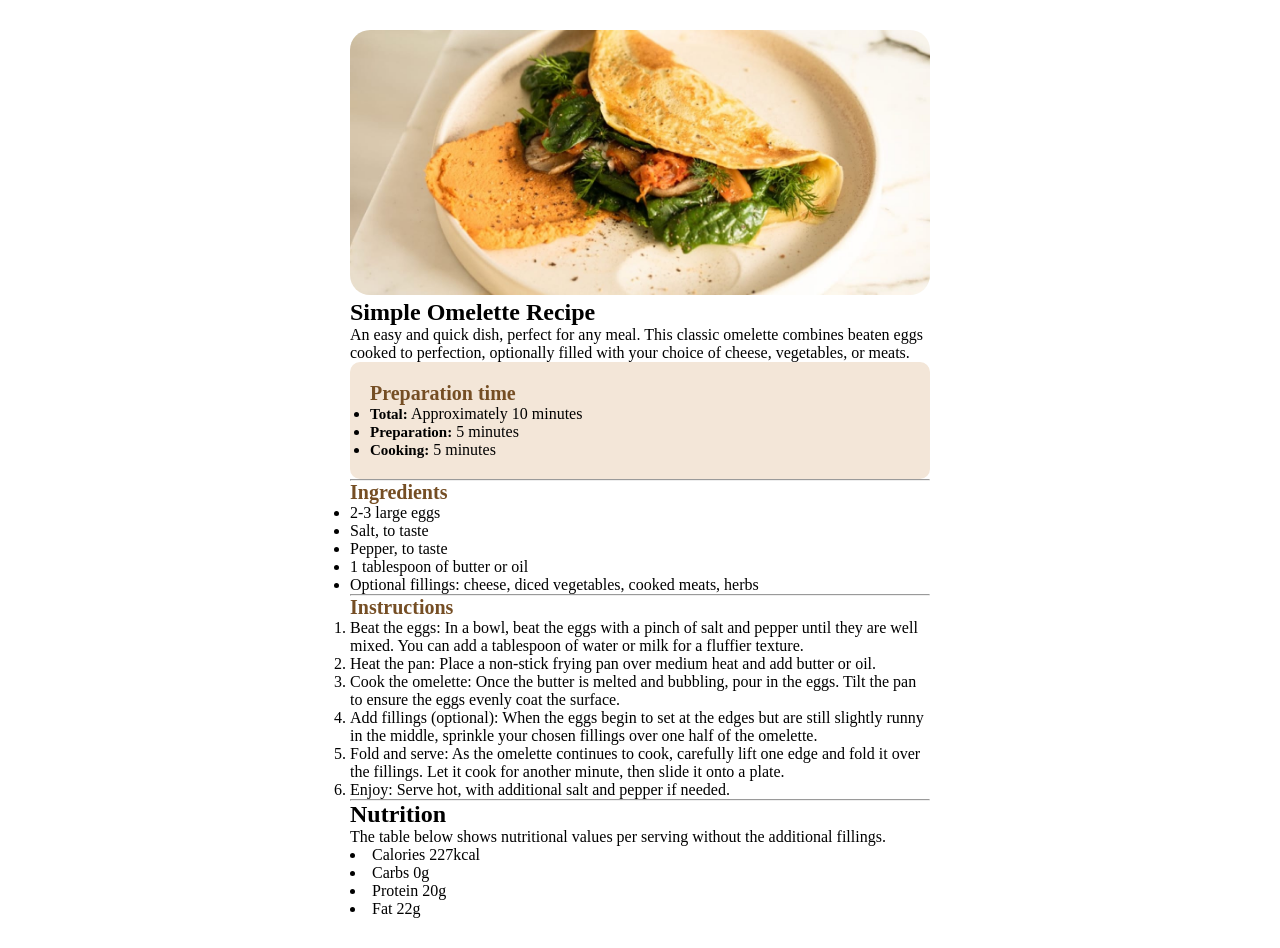
<file: index.html>
<!DOCTYPE html>
<html lang="en">
<head>
  <meta charset="UTF-8">
  <meta name="viewport" content="width=device-width, initial-scale=1.0"> <!-- displays site properly based on user's device -->

  <link rel="icon" type="image/png" sizes="32x32" href="./assets/images/favicon-32x32.png">
  <link rel="stylesheet" href="./style.css">
  
  <title>Omelette Recipe</title>


</head>

<body>
  <section class="wrapper">
    
    <!-- Simple Omelette Header Section-->

  <header class="content">
    <img src="./images/image-omelette.jpeg" alt="image">

    <h1>Simple Omelette Recipe</h1>
      <p>An easy and quick dish, perfect for any meal. This classic omelette combines beaten eggs cooked to perfection, optionally filled with your choice of cheese, vegetables, or meats.
  </p>
  </header>

  <!--preparation time section-->

  <div class="preparation-time">

    <h3>Preparation time</h3>

    <ul>
      <li><span class="total">Total:</span> Approximately 10 minutes</li>
      <li><span class="preparation">Preparation:</span> 5 minutes</li>
      <li><span class="cooking">Cooking:</span> 5 minutes</li>
    </ul>
  </div>
  <hr>

  <!--ingredients section-->

  <div class="ingredients">

    <h2>Ingredients</h2>
    <ul>
      <li><span class="eggs"></span>2-3 large eggs</li>
      <li><span class="salt"></span>Salt, to taste</li>
      <li><span class="pepper"></span>Pepper, to taste</li>
      <li><span class="butter-oil"></span>1 tablespoon of butter or oil</li>
      <li><span class="fillings"></span>Optional fillings: cheese, diced vegetables, cooked meats, herbs</li>

    </ul>

  </div>
  <hr>
    
    <!--instruction section-->

    <div class="instructions">
    
      <h2>Instructions</h2>
      <ol>
        <li><span class="beat the eggs">Beat the eggs:</span> In a bowl, beat the eggs with a pinch of salt and pepper until they are well mixed. You can add a tablespoon of water or milk for a fluffier texture.</li>
        <li><span class="heat the pan">Heat the pan:</span> Place a non-stick frying pan over medium heat and add butter or oil.</li>
        <li><span class="cook the omelette">Cook the omelette:</span> Once the butter is melted and bubbling, pour in the eggs. Tilt the pan to ensure the eggs evenly coat the surface.</li>
        <li><span class="add fillings">Add fillings (optional):</span> When the eggs begin to set at the edges but are still slightly runny in the middle, sprinkle your chosen fillings over one half of the omelette.</li>
        <li><span class="fold and serve">Fold and serve:</span> As the omelette continues to cook, carefully lift one edge and fold it over the fillings. Let it cook for another minute, then slide it onto a plate.</li>
        <li><span class="enjoy">Enjoy:</span> Serve hot, with additional salt and pepper if needed.</li>
      </ol>

    </div>
  

<hr>

  <div class="nutrition">
    <h2>Nutrition</h2>
    <p>The table below shows nutritional values per serving without the additional fillings.</p>
    
    <list>
      <li>Calories 227kcal</li>
      <li>Carbs  0g</li>
      <li>Protein  20g</li>
      <li>Fat  22g</li>
    </list>


  </div>
  
  </section>
  
</body>
</html>
</file>
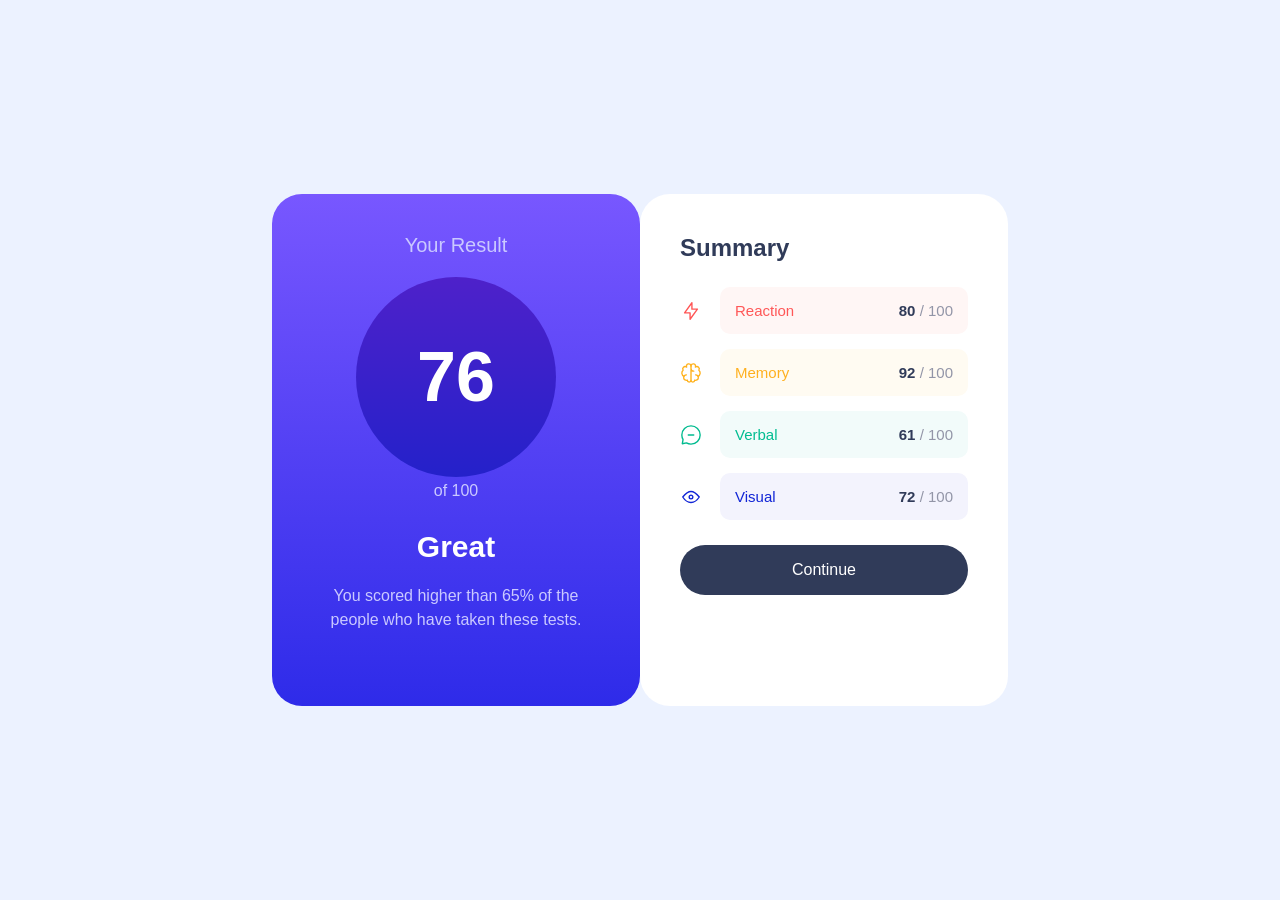
<file: results-summary-component-main/index.html>
<!DOCTYPE html>
<html lang="en">
<head>
  <meta charset="UTF-8">
  <meta name="viewport" content="width=device-width, initial-scale=1.0"> <!-- displays site properly based on user's device -->

  <link rel="icon" type="image/png" sizes="32x32" href="./assets/images/favicon-32x32.png">
  <link rel="stylesheet" href="./index.css">
  
  <title>Results summary</title>

  
</head>
<body>
  <div class="container">
    <p>Your Result</p>
    <h1>76</h1>
    <p>of 100</p>
    <h1>Great</h1>
    <p>You scored higher than 65% of the people who have taken these tests.</p>
  </div>

  <div class="summary">
    <h2>Summary</h2>
    <img src="./assets/images/icon-reaction.svg" alt="Reaction Icon">
    <div class="summary-item reaction">
      <p>Reaction</p>
      <p><span>80</span> / 100</p>
    </div>
    <img src="./assets/images/icon-memory.svg" alt="Memory Icon">
    <div class="summary-item memory">
      <p>Memory</p>
      <p><span>92</span> / 100</p>
    </div>
    <img src="./assets/images/icon-verbal.svg" alt="Verbal Icon">
    <div class="summary-item verbal">
      <p>Verbal</p>
      <p><span>61</span> / 100</p>
    </div>
    <img src="./assets/images/icon-visual.svg" alt="Visual Icon">
    <div class="summary-item visual">
      <p>Visual</p>
      <p><span>72</span> / 100</p>
    </div>

    <button class="continue">Continue</button>

  </div>

</body>
</html>
</file>
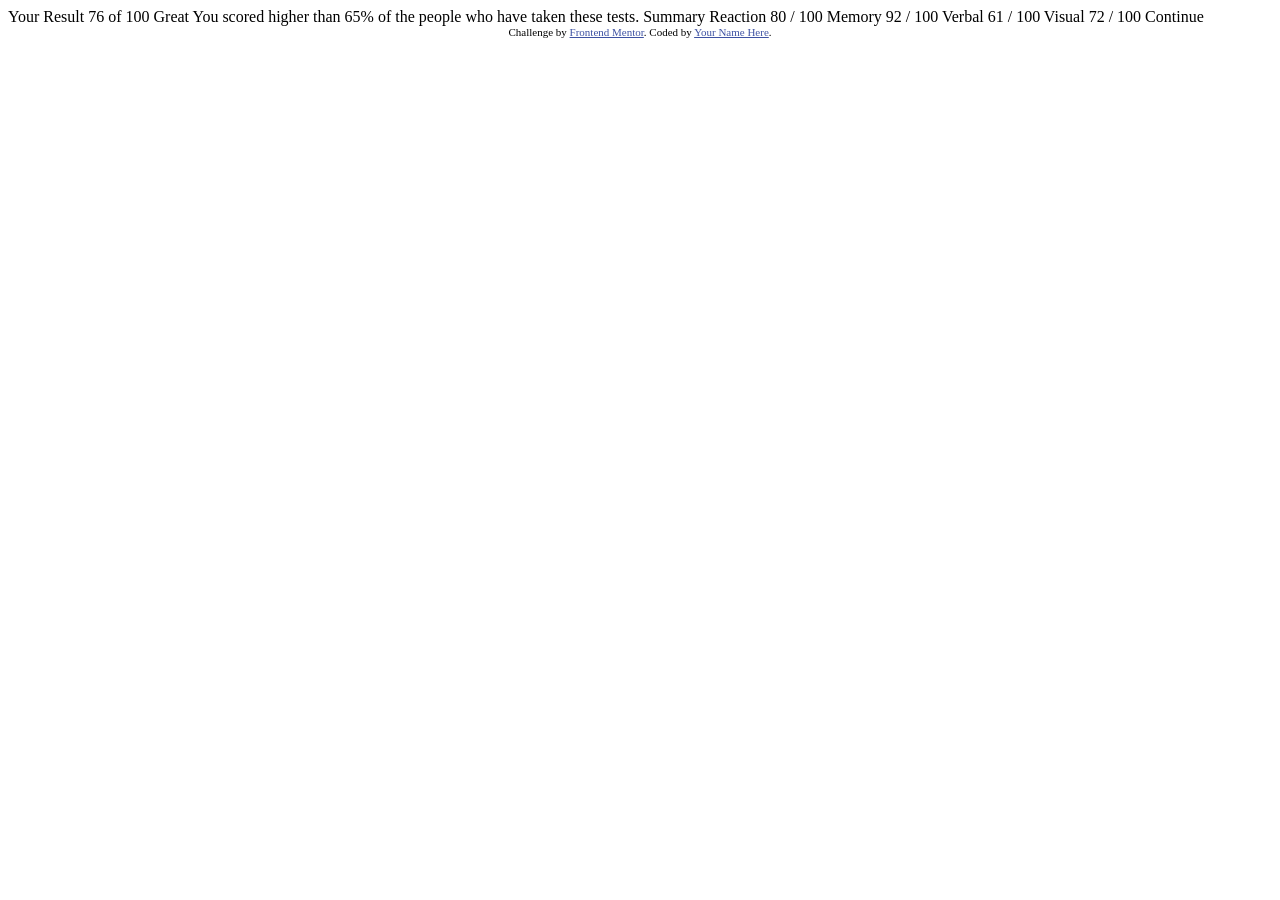
<file: images/results-summary-component-main/index.html>
<!DOCTYPE html>
<html lang="en">
<head>
  <meta charset="UTF-8">
  <meta name="viewport" content="width=device-width, initial-scale=1.0"> <!-- displays site properly based on user's device -->

  <link rel="icon" type="image/png" sizes="32x32" href="./assets/images/favicon-32x32.png">
  
  <title>Frontend Mentor | Results summary component</title>

  <!-- Feel free to remove these styles or customise in your own stylesheet 👍 -->
  <style>
    .attribution { font-size: 0.6875rem; text-align: center; }
    .attribution a { color: hsl(228, 45%, 44%); }
  </style>
</head>
<body>

  Your Result
  76
  of 100

  Great
  You scored higher than 65% of the people who have taken these tests.
  
  Summary

  Reaction
  80 / 100

  Memory
  92 / 100

  Verbal
  61 / 100

  Visual
  72 / 100

  Continue
  
  <footer class="attribution">
    Challenge by <a href="https://www.frontendmentor.io?ref=challenge">Frontend Mentor</a>. 
    Coded by <a href="#">Your Name Here</a>.
  </footer>
</body>
</html>
</file>
<file: style.css>
@import url('https://fonts.goggleapies.com/css2?family=Young-serif+8&display=swap');

@import url('https://fonts.goggleapies.com/css2?family=Young-serif+8&display=swap');


*{
    margin:0;
    padding:0;
    box-sizing:border-box;
}


body{
    background: color #f3e6d8ff;
    display:flex;
    justify-content:center;
    align-items:center;

}

.wrapper{
    background-color:#fff;
    width:50%;
    padding:30px;
}

.content img{
    border-radius:20px;
    width:100%;
    object-fit:cover;
}

.header-content{
    margin:30px 10px;
}

.header-content h1{
    font-family: 'Young-serif 8', sans-serif;
    font-size:50px;
} 

.header-description{
    font-family: 'Young-serif 8', sans-serif;
    font-weight:300px;
    font-size:20px;
}

.preparation-time{
    background-color:hsl(31, 53%, 90%);
    padding:20px;
    border-radius:10px;
}

.preparation-time h3{
    font-family: 'outfit', serif;
    font-size:20px;
    font-weight:700;
   color:rgb(117, 78, 36);
}

 .preparation-time span.total{
    font-size:15px;
    font-weight:  600;
    color:black;
   
}

 .preparation-time span.preparation{
    font-size:15px;
    font-weight:  600;
    color:black;
   
}

.preparation-time span.cooking{
    font-size:15px;
    font-weight:  600;
    color:black;
   
}

.ingredients h2{
    font-family: 'outfit', serif;
    font-size:20px;
    font-weight:700;
   color:rgb(117, 78, 36);

}

.instructions h2{
    font-family: 'outfit', serif;
    font-size:20px;
    font-weight:700;
   color:rgb(117, 78, 36);
}
</file>
<file: results-summary-component-main/index.css>
*{
    margin: 0;
    padding: 0;
    box-sizing: border-box;
}

body {
    font-family: Arial, sans-serif;
    background-color: #ecf2ff;
    min-height: 100vh;
    display: flex;
    justify-content: center;
    align-items: center;
}

.container {
    width: 368px;
    min-height: 512px;
    padding: 40px;
    border-radius: 30px;
    background: linear-gradient(to bottom, #7857ff, #2e2be9);
    color: white;
    text-align: center;

    display: flex;
    flex-direction: column;
    align-items: center;
    gap: 20px;
}

.container p:first-child {
    color: #cac9ff;
    font-size: 20px;
}

.container h1:first-of-type {
    width: 200px;
    height: 200px;
    border-radius: 50%;
    background: linear-gradient(to bottom, #4e21ca, #2421ca);
    display: flex;
    justify-content: center;
    align-items: center;
    font-size: 70px;
}

.container p:nth-of-type(2) {
    color: #cac9ff;
    margin-top: -15px;
}

.container h1:last-of-type {
    font-size: 30px;
    margin-top: 10px;
}

.container p:last-child {
    color: #cac9ff;
    font-size: 16px;
    line-height: 1.5;
}

/* SUMMARY SECTION */

.summary {
    width: 368px;
    min-height: 512px;
    padding: 40px;
    background-color: white;
    border-radius: 30px;
    display: grid;
    grid-template-columns: 25px 1fr;
    align-content: start;
    gap: 15px;
}

.summary h2 {
    grid-column: 1 / 3;
    color: #303b59;
    font-size: 24px;
    margin-bottom: 10px;
}


.summary img {
    width: 22px;
    height: 22px;
    align-self: center;
}

.summary-item {
    display: flex;
    justify-content: space-between;
    align-items: center;
    padding: 15px;
    border-radius: 10px;
    font-size: 15px;
}

.reaction {
    background-color: #fff6f5;
    color: #ff5757;
}

.memory {
    background-color: #fffbf2;
    color: #ffb01f;
}

.verbal {
    background-color: #f2fbfa;
    color: #00bd91;
}

.visual {
    background-color: #f3f3fd;
    color: #1125d6;
}

.summary-item span {
    color: #303b59;
    font-weight: bold;
}

.summary-item p:last-child {
    color: #9295a7;
}

.continue {
    grid-column: 1 / 3;
    width: 100%;
    padding: 16px;
    background-color: #303b59;
    color: white;
    border: none;
    border-radius: 30px;
    font-size: 16px;
    cursor: pointer;
    margin-top: 10px;
}

.continue:hover {
    background: linear-gradient(to bottom, #7857ff, #2e2be9);
}
</file>
